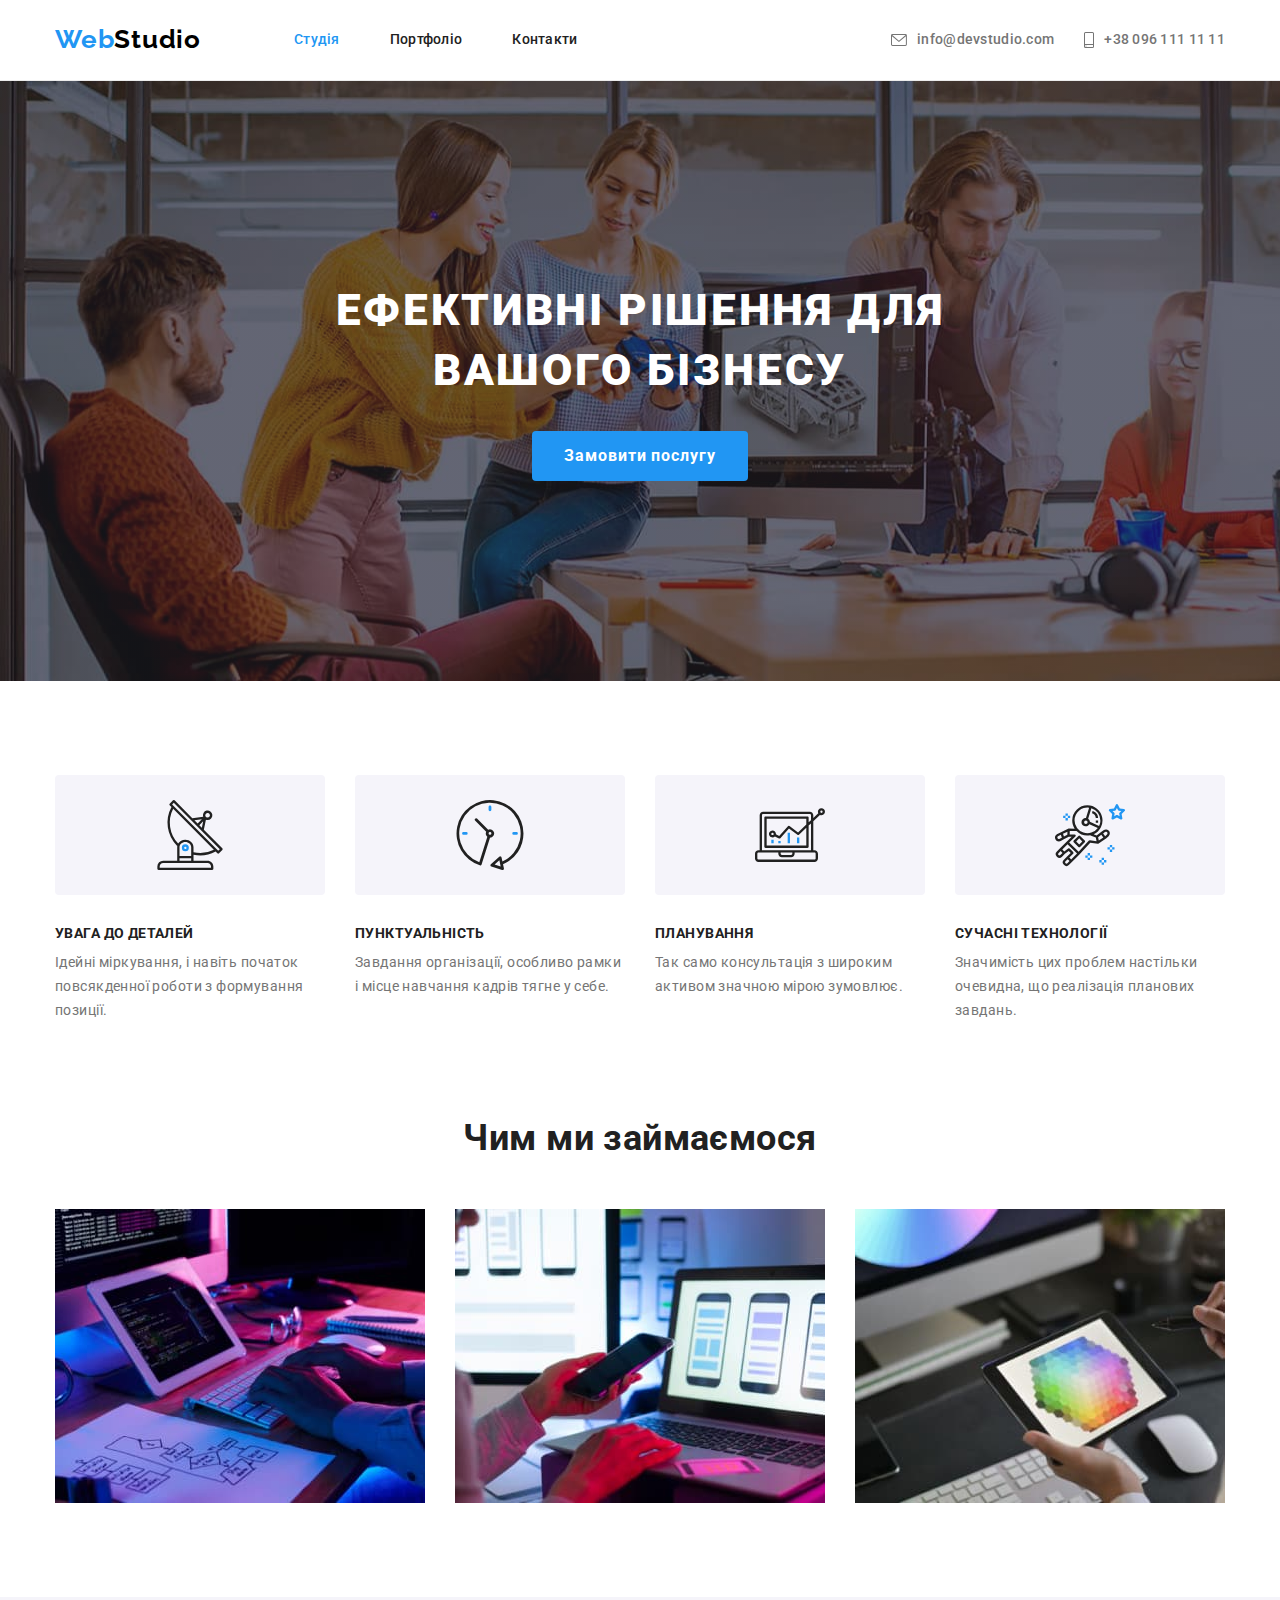
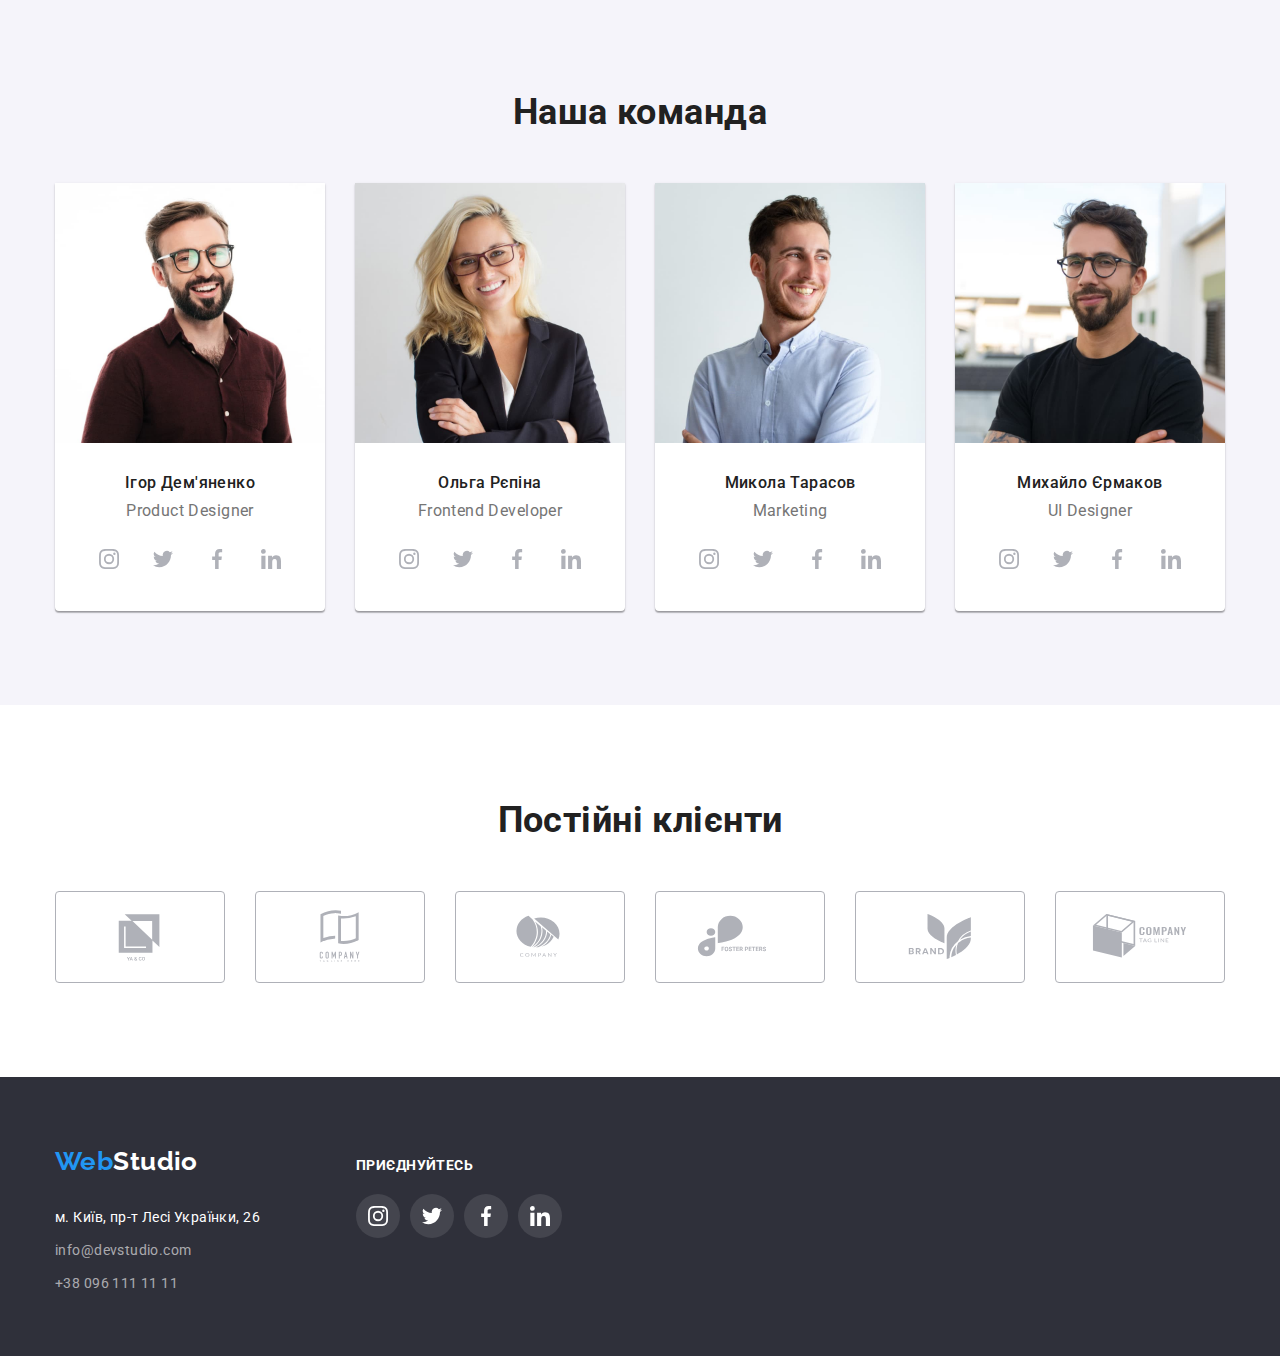
<file: index.html>
<!DOCTYPE html>
<html lang="uk">

<head>
  <meta charset="UTF-8" />
  <meta http-equiv="X-UA-Compatible" content="IE=edge" />
  <meta name="viewport" content="width=device-width, initial-scale=1.0" />
  <link rel="preconnect" href="https://fonts.googleapis.com" />
  <link rel="preconnect" href="https://fonts.gstatic.com" crossorigin />
  <link href="https://fonts.googleapis.com/css2?family=Raleway:wght@700&family=Roboto:wght@400;500;700&display=swap"
    rel="stylesheet" />
  <title>WebStudio</title>
  <link rel="stylesheet"
    href="https://cdnjs.cloudflare.com/ajax/libs/modern-normalize/1.1.0/modern-normalize.min.css" />
  <link rel="stylesheet" href="./css/styles.css" />
</head>

<body>
  <header class="header">
    <div class="head-wrapper container">
      <nav class="header-nav">
        <a href="./index.html" class="header-logo link" lang="en"><span class="logo-icon">Web</span>Studio
        </a>

        <ul class="header-list list">
          <li class="header-item">
            <a class="header-link link current" href="./index.html">Студія</a>
          </li>
          <li class="header-item">
            <a class="header-link link" href="./portfolio.html">Портфоліо</a>
          </li>
          <li class="header-item">
            <a class="header-link link" href="">Контакти</a>
          </li>
        </ul>
      </nav>
      <ul class="contact-list list">
        <li class="contact-item">
          <a class="contact-link link" href="mailto:info@devstudio.com" target="_blank"
            rel="noopener noreferrer nofollow"><svg class="contact-icon" width="16" height="12">
              <use xlink:href="./images/icons.svg#icon-envelope"></use>
            </svg>info@devstudio.com
          </a>
        </li>
        <li class="contact-item">
          <a class="contact-link link" href="tel:+380961111111">
            <svg class="contact-icon" width="10" height="16">
              <use xlink:href="./images/icons.svg#icon-smartphone"></use>
            </svg>
            +38 096 111 11 11
          </a>
        </li>
      </ul>
    </div>
  </header>
  <main class="main">
    <!-- Hero section -->
    <section class="hero">
      <div class="hero-wrapper container">
        <h1 class="hero-title">Ефективні рішення для вашого бізнесу</h1>
        <button type="button" class="hero-btn">Замовити послугу</button>
      </div>
    </section>
    <!--Specifics -->
    <section class="specifics section">
      <div class="container">
        <h2 class="visually-hidden">Особливості</h2>
        <ul class="specific-list list">
          <li class="spicifics-item">
            <div class="specifics-icon">
              <svg class="contact-link-icon" viewBox="0 0 100 100" width="70" height="70">
                <use xlink:href="./images/icons.svg#icon-antenna"></use>
              </svg>
            </div>
            <h3 class="specifics-title">УВАГА ДО ДЕТАЛЕЙ</h3>
            <p class="specifics-desc">
              Ідейні міркування, і навіть початок повсякденної роботи з
              формування позиції.
            </p>
          </li>
          <li class="spicifics-item">
            <div class="specifics-icon">
              <svg class="specifics-icon-item" viewBox="0 0 100 100" width="70" height="70">
                <use xlink:href="./images/icons.svg#icon-clock"></use>
              </svg>
            </div>
            <h3 class="specifics-title">ПУНКТУАЛЬНІСТЬ</h3>
            <p class="specifics-desc">
              Завдання організації, особливо рамки і місце навчання кадрів
              тягне у себе.
            </p>
          </li>
          <li class="spicifics-item">
            <div class="specifics-icon">
              <svg class="contact-link-icon" viewBox="0 0 100 100" width="70" height="70">
                <use xlink:href="./images/icons.svg#icon-diagram"></use>
              </svg>
            </div>
            <h3 class="specifics-title">ПЛАНУВАННЯ</h3>
            <p class="specifics-desc">
              Так само консультація з широким активом значною мірою зумовлює.
            </p>
          </li>
          <li class="spicifics-item">
            <div class="specifics-icon">
              <svg class="contact-link-icon" viewBox="0 0 100 100" width="70" height="70">
                <use xlink:href="./images/icons.svg#icon-astronaut"></use>
              </svg>
            </div>
            <h3 class="specifics-title">СУЧАСНІ ТЕХНОЛОГІЇ</h3>
            <p class="specifics-desc">
              Значимість цих проблем настільки очевидна, що реалізація
              планових завдань.
            </p>
          </li>
        </ul>
      </div>
    </section>
    <!-- What are we doing section -->
    <section class="we-doing section">
      <div class="container">
        <h2 class="we-doing-title">Чим ми займаємося</h2>
        <ul class="we-doing-list list">
          <li class="we-doing-item">
            <img class="we-doing-img" src="./images/img-1.jpg" width="370" height="294" alt="Розробник пише код" />
          </li>
          <li class="we-doing-item">
            <img class="we-doing-img" src="./images/img-2.jpg" width="370" height="294" alt="Розробник пише код" />
          </li>
          <li class="we-doing-item">
            <img class="we-doing-img" src="./images/img-3.jpg" width="370" height="294" alt="Розробник пише код" />
          </li>
        </ul>
      </div>
    </section>
    <!-- Our team Section -->
    <section class="team section">
      <div class="container">
        <h2 class="team-title">Наша команда</h2>
        <ul class="team-list list">
          <li class="team-list-member">
            <img class="team-img" src="./images/img-4.jpg" width="270" height="260" alt="Фото дизайнера" />
            <div class="team-wrapper">
              <h3 class="team-name">Ігор Дем'яненко</h3>
              <p class="team-job">Product Designer</p>
              <ul class="team-social list">
                <li class="team-social-item">
                  <a class="team-social-link link" href="">
                    <svg class="team-social-icon">
                      <use xlink:href="./images/icons.svg#icon-instagram"></use>
                    </svg>
                  </a>
                </li>
                <li class="team-social-item">
                  <a class="team-social-link link" href="">
                    <svg class="team-social-icon">
                      <use xlink:href="./images/icons.svg#icon-twitter"></use>
                    </svg>
                  </a>
                </li>
                <li class="team-social-item">
                  <a class="team-social-link link" href="">
                    <svg class="team-social-icon">
                      <use xlink:href="./images/icons.svg#icon-facebook"></use>
                    </svg>
                  </a>
                </li>
                <li class="team-social-item">
                  <a class="team-social-link link" href="">
                    <svg class="team-social-icon">
                      <use xlink:href="./images/icons.svg#icon-linkedin"></use>
                    </svg>
                  </a>
                </li>
              </ul>
            </div>
          </li>
          <li class="team-list-member">
            <img class="team-img" src="./images/img-5.jpg" width="270" height="260" alt="Фото розробника" />
            <div class="team-wrapper">
              <h3 class="team-name">Ольга Рєпіна</h3>
              <p class="team-job">Frontend Developer</p>
              <ul class="team-social list">
                <li class="team-social-item">
                  <a class="team-social-link link" href="">
                    <svg class="team-social-icon">
                      <use xlink:href="./images/icons.svg#icon-instagram"></use>
                    </svg>
                  </a>
                </li>
                <li class="team-social-item">
                  <a class="team-social-link link" href="">
                    <svg class="team-social-icon">
                      <use xlink:href="./images/icons.svg#icon-twitter"></use>
                    </svg>
                  </a>
                </li>
                <li class="team-social-item">
                  <a class="team-social-link link" href="">
                    <svg class="team-social-icon">
                      <use xlink:href="./images/icons.svg#icon-facebook"></use>
                    </svg>
                  </a>
                </li>
                <li class="team-social-item">
                  <a class="team-social-link link" href="">
                    <svg class="team-social-icon">
                      <use xlink:href="./images/icons.svg#icon-linkedin"></use>
                    </svg>
                  </a>
                </li>
              </ul>
            </div>
          </li>
          <li class="team-list-member">
            <img class="team-img" src="./images/img-6.jpg" width="270" height="260" alt="Фото маркетолога" />
            <div class="team-wrapper">
              <h3 class="team-name">Микола Тарасов</h3>
              <p class="team-job">Marketing</p>

              <ul class="team-social list">
                <li class="team-social-item">
                  <a class="team-social-link link" href="">
                    <svg class="team-social-icon">
                      <use xlink:href="./images/icons.svg#icon-instagram"></use>
                    </svg>
                  </a>
                </li>
                <li class="team-social-item">
                  <a class="team-social-link link" href="">
                    <svg class="team-social-icon">
                      <use xlink:href="./images/icons.svg#icon-twitter"></use>
                    </svg>
                  </a>
                </li>
                <li class="team-social-item">
                  <a class="team-social-link link" href="">
                    <svg class="team-social-icon">
                      <use xlink:href="./images/icons.svg#icon-facebook"></use>
                    </svg>
                  </a>
                </li>
                <li class="team-social-item">
                  <a class="team-social-link link" href="">
                    <svg class="team-social-icon">
                      <use xlink:href="./images/icons.svg#icon-linkedin"></use>
                    </svg>
                  </a>
                </li>
              </ul>
            </div>
          </li>
          <li class="team-list-member">
            <img class="team-img" src="./images/img-7.jpg" width="270" height="260" alt="Фото дизайнера інтерфейсу" />
            <div class="team-wrapper">
              <h3 class="team-name">Михайло Єрмаков</h3>
              <p class="team-job">UI Designer</p>
              <ul class="team-social list">
                <li class="team-social-item">
                  <a class="team-social-link link" href="">
                    <svg class="team-social-icon">
                      <use xlink:href="./images/icons.svg#icon-instagram"></use>
                    </svg>
                  </a>
                </li>
                <li class="team-social-item">
                  <a class="team-social-link link" href="">
                    <svg class="team-social-icon">
                      <use xlink:href="./images/icons.svg#icon-twitter"></use>
                    </svg>
                  </a>
                </li>
                <li class="team-social-item">
                  <a class="team-social-link link" href="">
                    <svg class="team-social-icon">
                      <use xlink:href="./images/icons.svg#icon-facebook"></use>
                    </svg>
                  </a>
                </li>
                <li class="team-social-item">
                  <a class="team-social-link link" href="">
                    <svg class="team-social-icon">
                      <use xlink:href="./images/icons.svg#icon-linkedin"></use>
                    </svg>
                  </a>
                </li>
              </ul>
            </div>
          </li>
        </ul>
      </div>
    </section>
    <section class="clients section">
      <div class="container">
        <h2 class="clients-title">Постійні клієнти</h2>
        <ul class="clients-list list">
          <li class="clients-item">
            <a class="clients-link link" href=""><svg class="clients-icon">
                <use xlink:href="./images/icons.svg#icon-Logo"></use>
              </svg></a>
          </li>
          <li class="clients-item">
            <a class="clients-link link" href=""><svg class="clients-icon">
                <use xlink:href="./images/icons.svg#icon-Logo-1"></use>
              </svg></a>
          </li>
          <li class="clients-item">
            <a class="clients-link link" href=""><svg class="clients-icon">
                <use xlink:href="./images/icons.svg#icon-Logo-2"></use>
              </svg></a>
          </li>
          <li class="clients-item">
            <a class="clients-link link" href=""><svg class="clients-icon">
                <use xlink:href="./images/icons.svg#icon-Logo-3"></use>
              </svg></a>
          </li>
          <li class="clients-item">
            <a class="clients-link link" href=""><svg class="clients-icon">
                <use xlink:href="./images/icons.svg#icon-Logo-4"></use>
              </svg></a>
          </li>
          <li class="clients-item">
            <a class="clients-link link" href=""><svg class="clients-icon">
                <use xlink:href="./images/icons.svg#icon-Logo-5"></use>
              </svg></a>
          </li>
        </ul>
      </div>
    </section>
  </main>
  <!-- Contact section -->
  <footer class="footer">
    <div class="footer-wraper container">
      <div class="footer-info">
        <a href="./index.html" class="footer-logo link" lang="en"><span class="logo-icon">Web</span>Studio</a>
        <address>
          <ul class="footer-list list">
            <li class="footer-item">
              <a class="footer-adress link" href="https://goo.gl/maps/QeZ6izFA5SWTFTpu5" target="_blank"
                rel="noopener noreferrer nofollow">м. Київ, пр-т Лесі Українки, 26</a>
            </li>
            <li class="footer-item">
              <a class="footer-contact link" href="mailto:info@devstudio.com" target="_blank"
                rel="noopener noreferrer nofollow">info@devstudio.com
              </a>
            </li>
            <li class="footer-item">
              <a class="footer-contact link" href="tel:+380961111111">+38 096 111 11 11</a>
            </li>
          </ul>
        </address>
      </div>
      <div class="footer-social">
        <p class="footer-paragraf">приєднуйтесь</p>
        <ul class="footer-social-list list">
          <li class="footer-social-item">
            <a class="footer-social-link link" href="">
              <svg class="footer-social-icon">
                <use xlink:href="./images/icons.svg#icon-instagram"></use>
              </svg>
            </a>
          </li>
          <li class="footer-social-item">
            <a class="footer-social-link link" href="">
              <svg class="footer-social-icon">
                <use xlink:href="./images/icons.svg#icon-twitter"></use>
              </svg>
            </a>
          </li>
          <li class="footer-social-item">
            <a class="footer-social-link link" href="">
              <svg class="footer-social-icon">
                <use xlink:href="./images/icons.svg#icon-facebook"></use>
              </svg>
            </a>
          </li>
          <li class="footer-social-item">
            <a class="footer-social-link link" href="">
              <svg class="footer-social-icon">
                <use xlink:href="./images/icons.svg#icon-linkedin"></use>
              </svg>
            </a>
          </li>
        </ul>
      </div>
    </div>
  </footer>
</body>

</html>
</file>
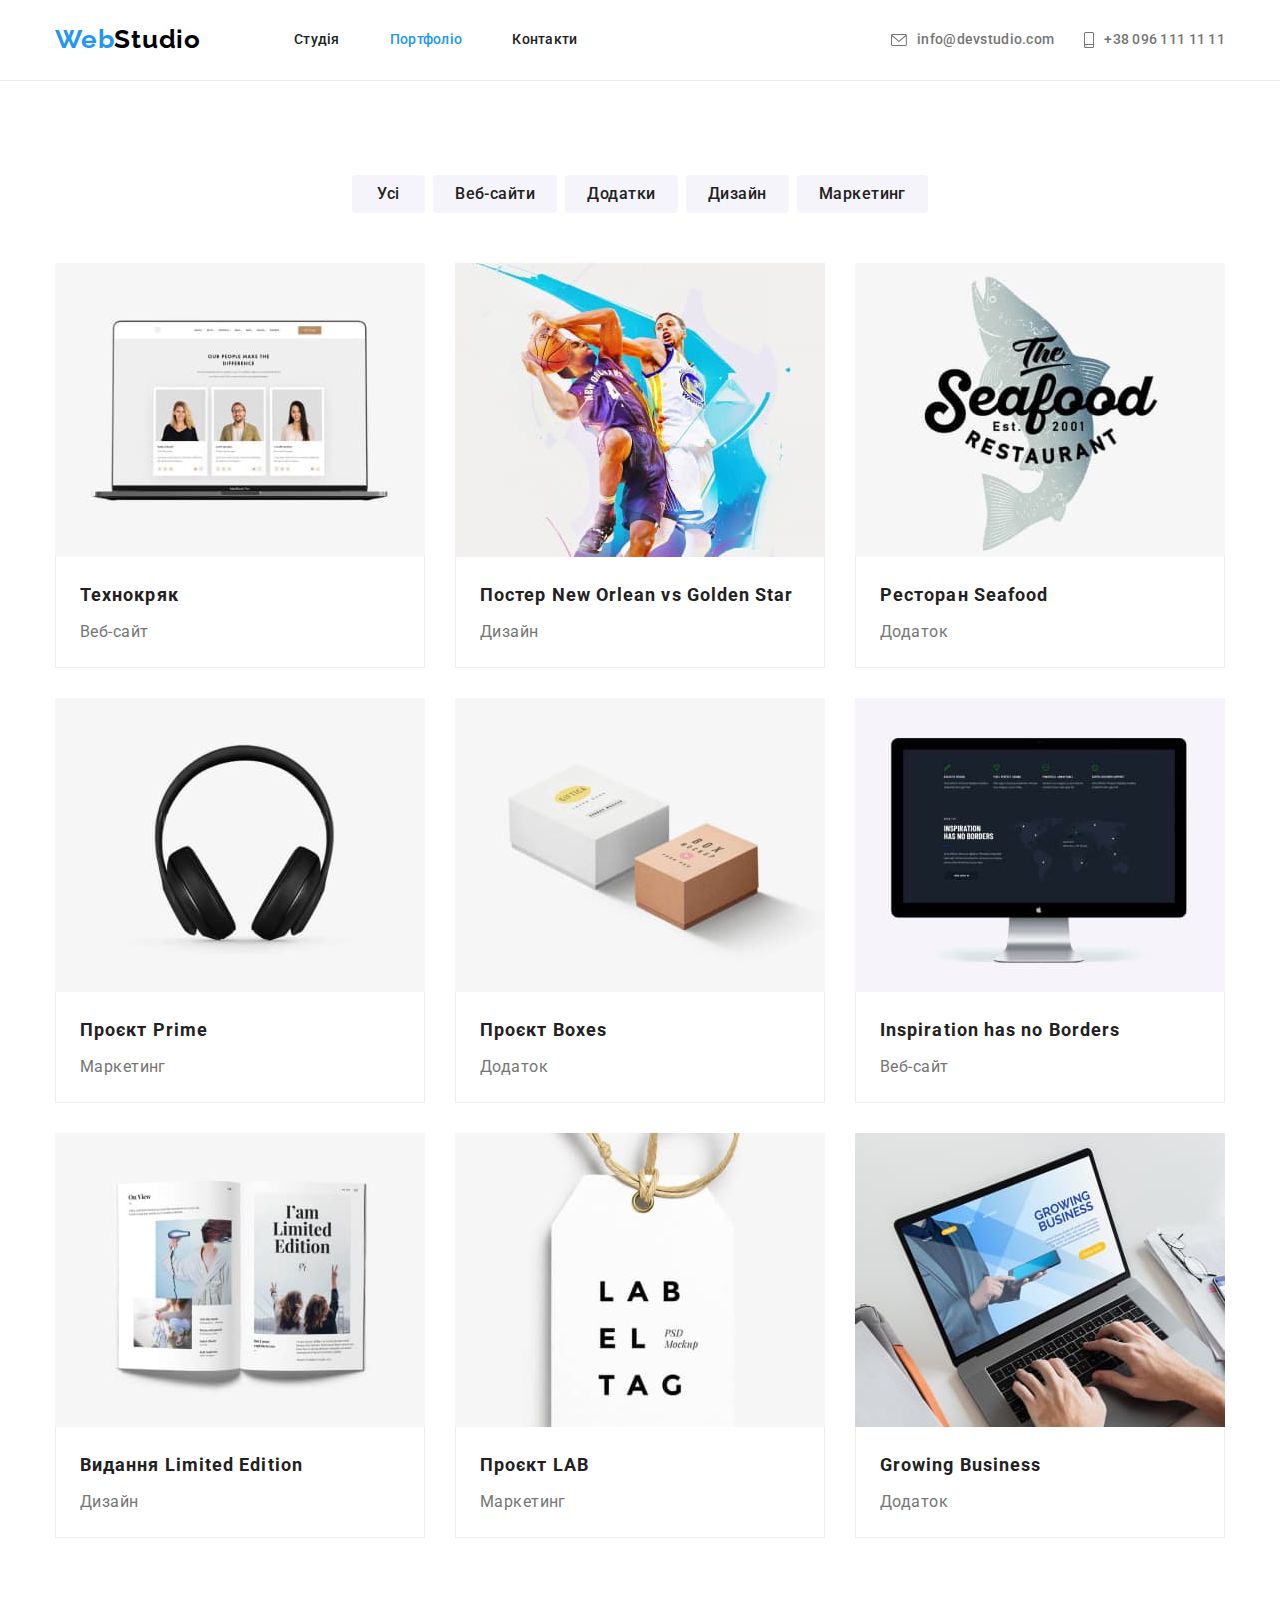
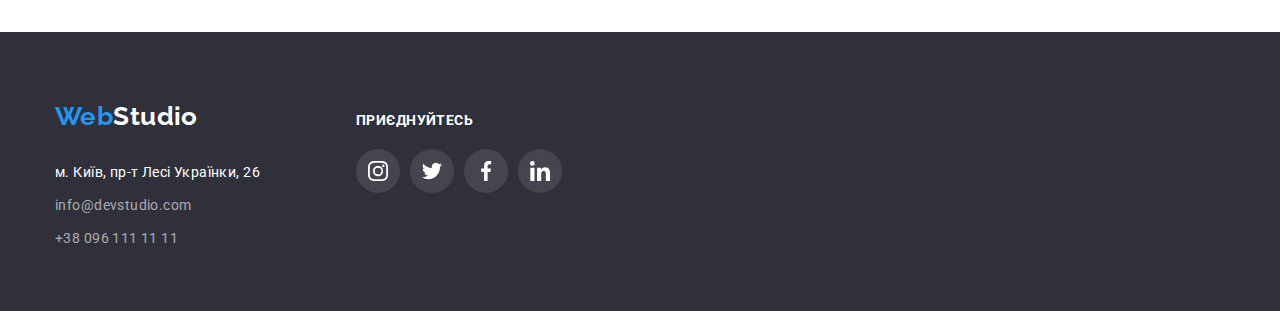
<file: portfolio.html>
<!DOCTYPE html>
<html lang="uk">

<head>
  <meta charset="UTF-8" />
  <meta http-equiv="X-UA-Compatible" content="IE=edge" />
  <meta name="viewport" content="width=device-width, initial-scale=1.0" />
  <link rel="preconnect" href="https://fonts.googleapis.com" />
  <link rel="preconnect" href="https://fonts.gstatic.com" crossorigin />
  <link href="https://fonts.googleapis.com/css2?family=Raleway:wght@700&family=Roboto:wght@400;500;700&display=swap"
    rel="stylesheet" />
  <title>WebStudio</title>
  <link rel="stylesheet"
    href="https://cdnjs.cloudflare.com/ajax/libs/modern-normalize/1.1.0/modern-normalize.min.css" />
  <link rel="stylesheet" href="./css/styles.css" />
</head>

<body>
  <header class="header">
    <div class="head-wrapper container">
      <nav class="header-nav">
        <a href="./index.html" class="header-logo link" lang="en"><span class="logo-icon">Web</span>Studio
        </a>

        <ul class="header-list list">
          <li class="header-item">
            <a class="header-link link" href="./index.html">Студія</a>
          </li>
          <li class="header-item">
            <a class="header-link link current" href="./portfolio.html">Портфоліо</a>
          </li>
          <li class="header-item">
            <a class="header-link link" href="">Контакти</a>
          </li>
        </ul>
      </nav>
      <ul class="contact-list list">
        <li class="contact-item">
          <a class="contact-link link" href="mailto:info@devstudio.com" target="_blank"
            rel="noopener noreferrer nofollow"><svg class="contact-icon" width="16" height="12">
              <use xlink:href="./images/icons.svg#icon-envelope"></use>
            </svg>info@devstudio.com
          </a>
        </li>
        <li class="contact-item">
          <a class="contact-link link" href="tel:+380961111111">
            <svg class="contact-icon" width="10" height="16">
              <use xlink:href="./images/icons.svg#icon-smartphone"></use>
            </svg>
            +38 096 111 11 11
          </a>
        </li>
      </ul>
    </div>
  </header>
  <main>
    <!-- Portfolio Section -->
    <section class="portfolio section">
      <div class="container">
        <h1 class="visually-hidden">Портфоліо</h1>
        <ul class="portfolio-btn-list list">
          <li class="btn-list-item">
            <button class="portfolio-btn" type="button">Усі</button>
          </li>
          <li class="btn-list-item">
            <button class="portfolio-btn" type="button">Веб-сайти</button>
          </li>
          <li class="btn-list-item">
            <button class="portfolio-btn" type="button">Додатки</button>
          </li>
          <li class="btn-list-item">
            <button class="portfolio-btn" type="button">Дизайн</button>
          </li>
          <li class="btn-list-item">
            <button class="portfolio-btn" type="button">Маркетинг</button>
          </li>
        </ul>
        <ul class="portfolio-list list">
          <li class="portfolio-list-item">
            <a href="" class="portfolio-link link">
              <img class="portfolio-img" src="./images/images2/img.jpg" width="370" height="294" alt="Технокряк" />
              <div class="portfolio-wrapper">
                <h2 class="portfolio-title">Технокряк</h2>
                <p class="portfolio-desc">Веб-сайт</p>
              </div>
            </a>
          </li>
          <li class="portfolio-list-item">
            <a href="" class="portfolio-link link">
              <img class="portfolio-img" src="./images/images2/img-1.jpg" width="370" height="294"
                alt="Постер New Orlean vs Golden Star" />
              <div class="portfolio-wrapper">
                <h2 class="portfolio-title">
                  Постер New Orlean vs Golden Star
                </h2>
                <p class="portfolio-desc">Дизайн</p>
              </div>
            </a>
          </li>
          <li class="portfolio-list-item">
            <a href="" class="portfolio-link link">
              <img class="portfolio-img" src="./images/images2/img-2.jpg" width="370" height="294"
                alt="Ресторан Seafood" />
              <div class="portfolio-wrapper">
                <h2 class="portfolio-title">Ресторан Seafood</h2>
                <p class="portfolio-desc">Додаток</p>
              </div>
            </a>
          </li>
          <li class="portfolio-list-item">
            <a href="" class="portfolio-link link">
              <img class="portfolio-img" src="./images/images2/img-3.jpg" width="370" height="294" alt="Проєкт Prime" />
              <div class="portfolio-wrapper">
                <h2 class="portfolio-title">Проєкт Prime</h2>
                <p class="portfolio-desc">Маркетинг</p>
              </div>
            </a>
          </li>
          <li class="portfolio-list-item">
            <a href="" class="portfolio-link link">
              <img class="portfolio-img" src="./images/images2/img-4.jpg" width="370" height="294" alt="Проєкт Boxes" />
              <div class="portfolio-wrapper">
                <h2 class="portfolio-title">Проєкт Boxes</h2>
                <p class="portfolio-desc">Додаток</p>
              </div>
            </a>
          </li>
          <li class="portfolio-list-item">
            <a href="" class="portfolio-link link">
              <img class="portfolio-img" src="./images/images2/img-5.jpg" width="370" height="294"
                alt="Inspiration has no Borders" />
              <div class="portfolio-wrapper">
                <h2 class="portfolio-title">Inspiration has no Borders</h2>
                <p class="portfolio-desc">Веб-сайт</p>
              </div>
            </a>
          </li>
          <li class="portfolio-list-item">
            <a href="" class="portfolio-link link">
              <img class="portfolio-img" src="./images/images2/img-6.jpg" width="370" height="294"
                alt="Видання Limited Edition" />
              <div class="portfolio-wrapper">
                <h2 class="portfolio-title">Видання Limited Edition</h2>
                <p class="portfolio-desc">Дизайн</p>
              </div>
            </a>
          </li>
          <li class="portfolio-list-item">
            <a href="" class="portfolio-link link">
              <img class="portfolio-img" src="./images/images2/img-7.jpg" width="370" height="294" alt="Проєкт LAB" />
              <div class="portfolio-wrapper">
                <h2 class="portfolio-title">Проєкт LAB</h2>
                <p class="portfolio-desc">Маркетинг</p>
              </div>
            </a>
          </li>
          <li class="portfolio-list-item">
            <a href="" class="portfolio-link link">
              <img class="portfolio-img" src="./images/images2/img-8.jpg" width="370" height="294"
                alt="Growing Business" />
              <div class="portfolio-wrapper">
                <h2 class="portfolio-title">Growing Business</h2>
                <p class="portfolio-desc">Додаток</p>
              </div>
            </a>
          </li>
        </ul>
      </div>
    </section>
  </main>
  <!-- Contact section -->
  <footer class="footer">
    <div class="footer-wraper container">
      <div class="footer-info">
        <a href="./index.html" class="footer-logo link" lang="en"><span class="logo-icon">Web</span>Studio</a>
        <address>
          <ul class="footer-list list">
            <li class="footer-item">
              <a class="footer-adress link" href="https://goo.gl/maps/QeZ6izFA5SWTFTpu5" target="_blank"
                rel="noopener noreferrer nofollow">м. Київ, пр-т Лесі Українки, 26</a>
            </li>
            <li class="footer-item">
              <a class="footer-contact link" href="mailto:info@devstudio.com" target="_blank"
                rel="noopener noreferrer nofollow">info@devstudio.com
              </a>
            </li>
            <li class="footer-item">
              <a class="footer-contact link" href="tel:+380961111111">+38 096 111 11 11</a>
            </li>
          </ul>
        </address>
      </div>
      <div class="footer-social">
        <p class="footer-paragraf">приєднуйтесь</p>
        <ul class="footer-social-list list">
          <li class="footer-social-item">
            <a class="footer-social-link link" href="">
              <svg class="footer-social-icon">
                <use xlink:href="./images/icons.svg#icon-instagram"></use>
              </svg>
            </a>
          </li>
          <li class="footer-social-item">
            <a class="footer-social-link link" href="">
              <svg class="footer-social-icon">
                <use xlink:href="./images/icons.svg#icon-twitter"></use>
              </svg>
            </a>
          </li>
          <li class="footer-social-item">
            <a class="footer-social-link link" href="">
              <svg class="footer-social-icon">
                <use xlink:href="./images/icons.svg#icon-facebook"></use>
              </svg>
            </a>
          </li>
          <li class="footer-social-item">
            <a class="footer-social-link link" href="">
              <svg class="footer-social-icon">
                <use xlink:href="./images/icons.svg#icon-linkedin"></use>
              </svg>
            </a>
          </li>
        </ul>
      </div>
    </div>
  </footer>
</body>

</html>
</file>
<file: css/styles.css>
:root {
  --font-family-main: "Roboto", sans-serif;
  --font-family-logo: "Raleway", sans-serif;
  --main-text-color: #757575;
  --secondary-text-color: #212121;
  --logo-main-color: #2196f3;
  --logo-secondary-color: #000000;
  --body-main-color: #ffffff;
  --body-secondary-color: #2f303a;
  --body-third-color: #f5f4fa;
  --hover-btn-color: #188ce8;
  --icon-color: #afb1b8;
}

h1,
h2,
h3,
h4,
h5,
h6,
ul,
p {
  margin: 0;
}

img {
  display: block;
  max-width: 100%;
  height: auto;
}

ul {
  padding-left: 0;
}

body {
  font-family: var(--font-family-main);
  background-color: var(--body-main-color);
  color: var(--main-text-color);
  font-size: 14px;
  letter-spacing: 0.03em;
}

.container {
  width: 1200px;
  margin: 0 auto;
  padding: 0 15px;
}

.section {
  padding-top: 94px;
  padding-bottom: 94px;
}

.list {
  list-style: none;
  margin: 0;
  padding-left: 0;
}

.link {
  text-decoration: none;
  color: inherit;
}

.visually-hidden {
  position: absolute;
  width: 1px;
  height: 1px;
  margin: -1px;
  border: 0;
  padding: 0;
  white-space: nowrap;
  clip-path: inset(100%);
  clip: rect(0 0 0 0);
  overflow: hidden;
}

/* Хедер */

.header {
  background-color: var(--body-main-color);
  border-bottom: 1px solid #ececec;
}

a.current {
  color: var(--logo-main-color);
}

.link:hover,
.link:focus {
  color: var(--logo-main-color);
}

.link:hover,
.link:focus {
  color: var(--logo-main-color);
}

.header-logo {
  color: var(--logo-secondary-color);
  font-family: var(--font-family-logo);
  font-weight: 700;
  font-size: 26px;
  line-height: 1.2;
  letter-spacing: 0.03em;
  margin-right: 93px;
}

.logo-icon {
  color: var(--logo-main-color);
}

.head-wrapper {
  display: flex;
}

.header-nav {
  display: flex;
  align-items: center;
  justify-content: flex-start;
}

.header-list {
  display: flex;
  justify-content: center;
  gap: 50px;
}

.header-link {
  font-family: var(--font-family-main);
  font-weight: 500;
  line-height: 1.14;
  letter-spacing: 0.02em;
  display: block;
  padding: 32px 0px;
  color: var(--secondary-text-color);
}

.contact-link {
  font-family: var(--font-family-main);
  font-weight: 500;
  line-height: 1.14;
  letter-spacing: 0.02em;
  color: var(--main-text-color);
  align-items: center;
  display: flex;
  gap: 10px;
}

.contact-list {
  list-style: none;
  display: flex;
  align-items: center;
  margin-left: auto;
}

.contact-item:not(:last-child) {
  margin-right: 30px;
}

.contact-icon {
  fill: currentColor;
}

/* Герой */

.hero {
  color: var(--body-main-color);
  /* background-color: var(--body-secondary-color); */
  padding-top: 200px;
  padding-bottom: 200px;
  text-align: center;
  background-image: linear-gradient(
      rgba(47, 48, 58, 0.4),
      rgba(47, 48, 58, 0.4)
    ),
    url(../images/hero/hero-img-1.jpg);
  background-repeat: no-repeat;
  background-size: cover;
  max-width: 1600px;
  margin: 0 auto;
}

.hero-title {
  font-weight: 900;
  font-size: 44px;
  line-height: 1.36;
  text-align: center;
  letter-spacing: 0.06em;
  text-transform: uppercase;
  width: 696px;
  margin: 0 auto;
}

.hero-btn {
  font-weight: 700;
  font-size: 16px;
  line-height: 1.88;
  align-items: center;
  letter-spacing: 0.06em;
  cursor: pointer;
  border: transparent;

  margin-top: 30px;
  padding: 10px 32px;
  border-radius: 4px;

  background-color: var(--logo-main-color);
  color: var(--body-main-color);
}

.hero-btn:hover,
.hero-btn:focus {
  background-color: var(--hover-btn-color);
}

/* Блок особливості*/

.specific-list {
  display: flex;
}

.specifics {
  padding-top: 94px;
  padding-bottom: 94px;
}

.specifics-title {
  font-size: 14px;
  line-height: 1.17;
  text-transform: uppercase;
  margin-bottom: 10px;
  color: var(--secondary-text-color);
}

.specifics-desc {
  line-height: 1.71;
}

.spicifics-item {
  width: 270px;
}

.spicifics-item:not(:last-child) {
  margin-right: 30px;
}

.specifics-icon {
  min-width: 270px;
  min-height: 120px;
  display: flex;
  align-items: center;
  justify-content: center;
  margin-bottom: 30px;
  background-color: var(--body-third-color);
  border-radius: 4px;
}

/* Блок чим ми займаємось */

.we-doing-title {
  font-size: 36px;
  line-height: 1.17;
  text-align: center;
  color: var(--secondary-text-color);
  margin-bottom: 50px;
}

.we-doing-item:not(:last-child) {
  margin-right: 30px;
}

.we-doing-list {
  display: flex;
}

.we-doing.section {
  padding-top: 0;
}

/* Наша команда */

.team {
  background-color: var(--body-third-color);
  margin: 0 auto;
  max-width: 1600px;
}

.team-title {
  font-size: 36px;
  line-height: 1.17;
  text-align: center;
  color: var(--secondary-text-color);
  margin-bottom: 50px;
}

.team-name {
  font-weight: 500;
  font-size: 16px;
  line-height: 1.19;
  text-align: center;
  color: var(--secondary-text-color);
  margin-bottom: 10px;
}

.team-job {
  font-size: 16px;
  line-height: 1.17;
  text-align: center;
  color: var(--main-text-color);
}

.team-list {
  display: flex;
}

.team-list-member {
  background-color: var(--body-main-color);
  box-shadow: 0px 1px 3px rgba(0, 0, 0, 0.12), 0px 1px 1px rgba(0, 0, 0, 0.14),
    0px 2px 1px rgba(0, 0, 0, 0.2);
  border-radius: 0px 0px 4px 4px;
}

.team-list-member:not(:last-child) {
  margin-right: 30px;
}

.team-wrapper {
  padding-top: 30px;
  padding-bottom: 30px;
}

.team-social {
  display: flex;
  justify-content: center;
  margin-top: 16px;
  gap: 10px;
}

.team-social-item {
  width: 44px;
  height: 44px;
  overflow: hidden;
  border-radius: 50%;
}

.team-social-link:hover,
.team-social-link:focus {
  color: var(--body-main-color);
  background-color: var(--logo-main-color);
}

.team-social-link {
  width: 100%;
  height: 100%;
  display: flex;
  justify-content: center;
  align-items: center;
  color: var(--icon-color);
}

.team-social-icon {
  width: 20px;
  height: 20px;
  fill: currentColor;
}

/* Клієнти */
.clients-title {
  font-size: 36px;
  line-height: 1.17;
  text-align: center;
  color: var(--secondary-text-color);
  margin-bottom: 50px;
}

.clients-list {
  display: flex;
  justify-content: center;
  gap: 30px;
}

.clients-link {
  display: flex;
  align-items: center;
  justify-content: center;
  width: 170px;
  height: 92px;
  border: 1px solid var(--icon-color);
  border-radius: 4px;
  color: var(--icon-color);
}

.clients-icon {
  width: 106px;
  height: 60px;
  fill: currentColor;
}

.clients-link:hover,
.clients-link:focus {
  border-color: var(--logo-main-color);
  fill: var(--logo-main-color);
}

/* Футер */

.footer {
  background-color: var(--body-secondary-color);
  padding: 60px 0;
}

.footer-info {
  min-width: 231px;
}

.footer-logo {
  font-family: var(--font-family-logo);
  font-weight: 700;
  font-size: 26px;
  line-height: 1.9;
  color: var(--body-main-color);
  margin-bottom: 20px;
  display: block;
}

.footer-list {
  font-style: normal;
  line-height: 1.71;
}

.footer-adress {
  color: var(--body-main-color);
}

.footer-contact {
  color: #ffffff99;
}

.footer-item:not(:last-child) {
  margin-bottom: 9px;
}

.footer-wraper {
  display: flex;
  align-items: baseline;
  gap: 70px;
}

.footer-social {
  display: block;
  justify-content: center;
  align-items: center;
}

.footer-paragraf {
  font-weight: 700;
  font-size: 14px;
  line-height: 1.14;
  text-transform: uppercase;
  color: var(--body-main-color);
  margin-bottom: 20px;
}

.footer-social-list {
  display: flex;
  gap: 10px;
}

.footer-social-item {
  display: flex;
  width: 44px;
  height: 44px;
  border-radius: 50px;
  overflow: hidden;
}

.footer-social-link {
  width: 100%;
  height: 100%;
  display: flex;
  justify-content: center;
  align-items: center;
  background: rgba(255, 255, 255, 0.1);
}

.footer-social-link:hover,
.footer-social-link:focus {
  background-color: var(--logo-main-color);
}

.footer-social-icon {
  width: 20px;
  height: 20px;
  fill: var(--body-main-color);
}

/* Портфоліо */

.portfolio-btn {
  font-family: inherit;
  font-weight: 500;
  font-size: 16px;
  line-height: 1.62;
  cursor: pointer;
  letter-spacing: 0.03em;
  color: var(--secondary-text-color);
  background-color: var(--body-third-color);
  border-radius: 4px;
  padding: 6px 22px;
  border: transparent;
  min-width: 73px;
}

.portfolio-btn:hover,
.portfolio-btn:focus {
  background-color: var(--logo-main-color);
  color: var(--body-main-color);
  box-shadow: 0px 3px 1px rgba(0, 0, 0, 0.1), 0px 1px 2px rgba(0, 0, 0, 0.08),
    0px 2px 2px rgba(0, 0, 0, 0.12);
}

.portfolio-list-item {
  background-color: var(--body-main-color);
}

.portfolio-link {
  display: block;
}

.portfolio-link:hover,
.portfolio-link:focus {
  box-shadow: 0px 1px 1px rgba(0, 0, 0, 0.12), 0px 4px 4px rgba(0, 0, 0, 0.06),
    1px 4px 6px rgba(0, 0, 0, 0.16);
}

.portfolio-title {
  font-size: 18px;
  line-height: 2;
  letter-spacing: 0.06em;
  color: var(--secondary-text-color);
  margin-bottom: 4px;
}

.portfolio-desc {
  font-size: 16px;
  line-height: 1.88;
  color: var(--main-text-color);
}

.portfolio-btn-list {
  display: flex;
  justify-content: center;
}

.btn-list-item:not(:last-child) {
  margin-right: 8px;
}

.portfolio-list {
  display: flex;
  flex-wrap: wrap;
  margin-top: 50px;
  gap: 30px;
}

.portfolio-wrapper {
  border: 1px solid #eeeeee;
  border-top: none;
  padding: 20px 24px;
}
</file>
